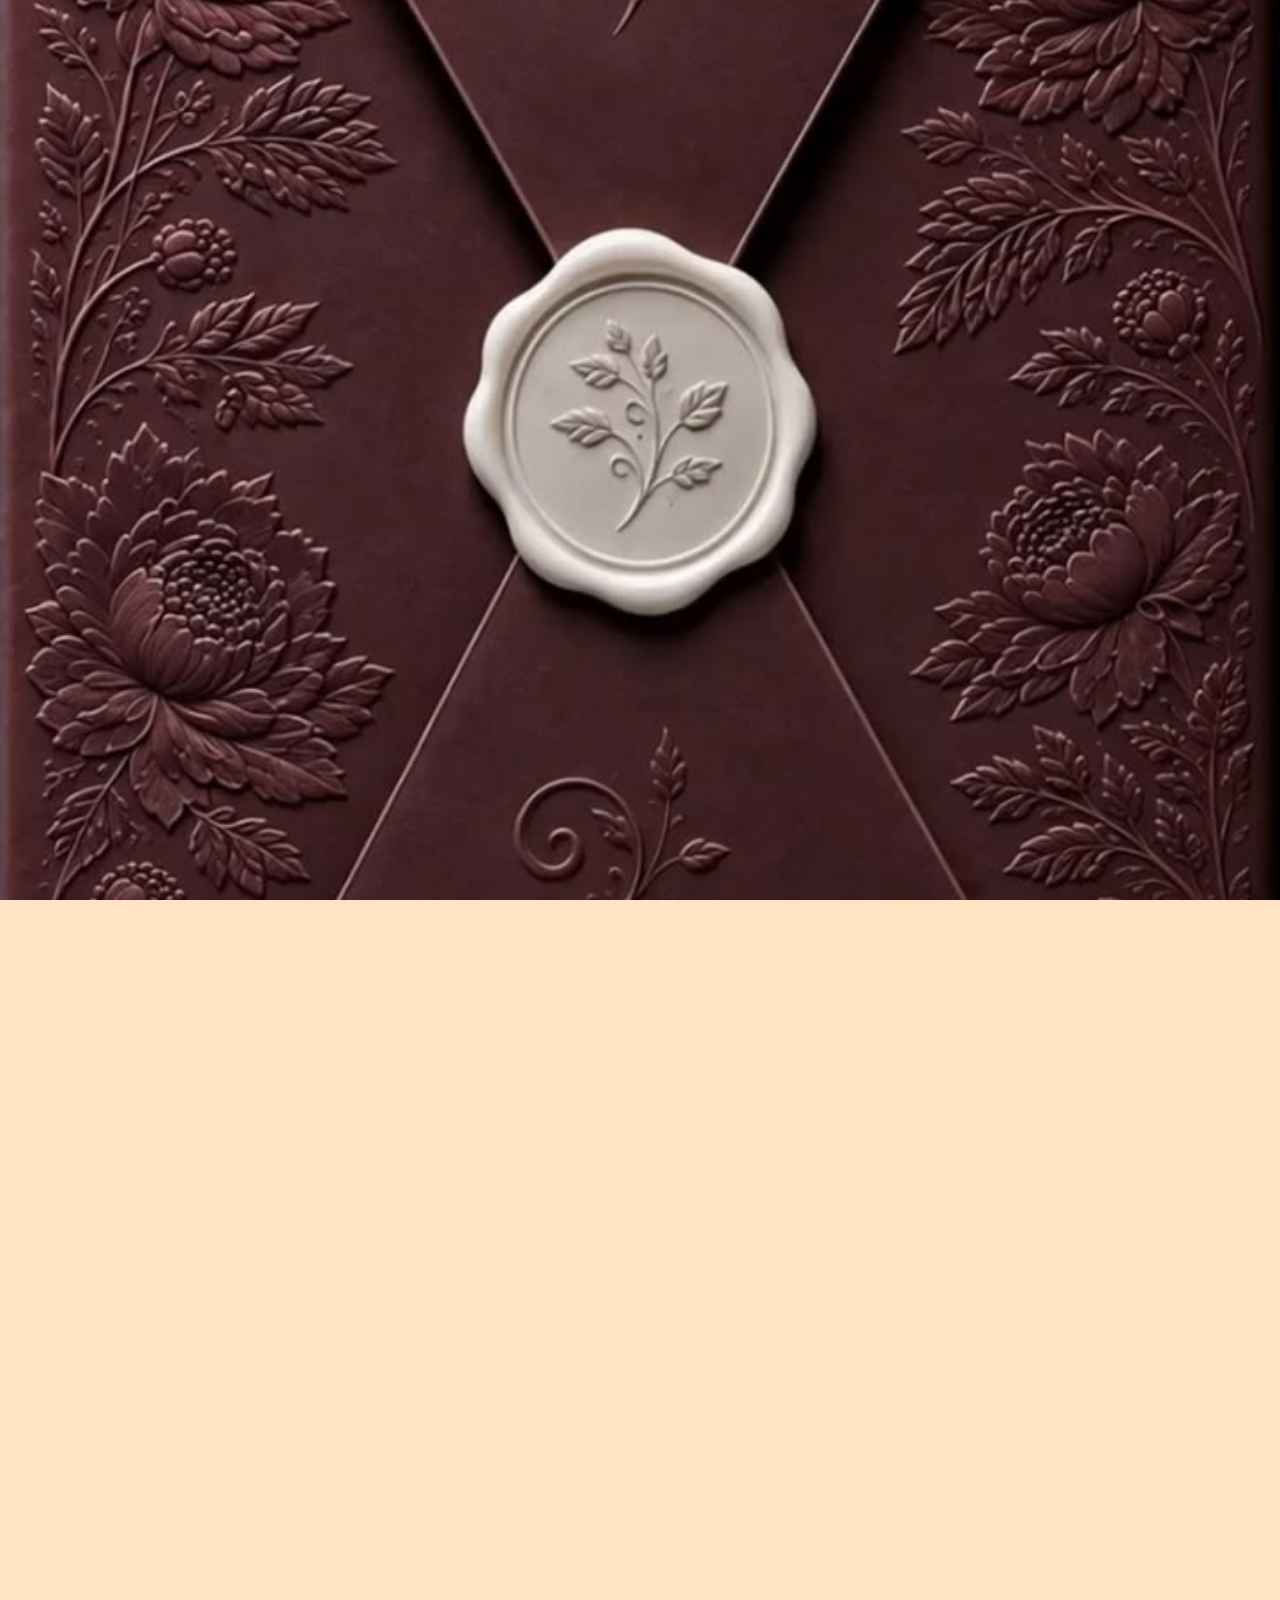
<file: index.html>
<!DOCTYPE html>
<html lang="ar" dir="rtl">
<head>
    <meta charset="UTF-8">
    <meta name="viewport" content="width=device-width, initial-scale=1.0, maximum-scale=1.0, user-scalable=no">
    
    <link rel="stylesheet" href="style.css">
  <title>Ahmed & Menna - Wedding Invitation</title>
    <link rel="stylesheet" href="style.css">
    <!-- Google Fonts -->
    <link href="https://fonts.googleapis.com/css2?family=Playfair+Display:ital,wght@0,400..700;1,400..700&display=swap" rel="stylesheet">
<meta property="og:title" content="AHMED & MENNA" />
<meta property="og:description" content="We invite you to the wedding of Ahmed & Menna" />
<meta property="og:url" content="https://menna-ahmed-wedding.vercel.app/" />
<meta property="og:type" content="website" />
<meta property="og:image" content="https://menna-ahmed-wedding.vercel.app/preview.jpg" />
<meta property="og:image:type" content="image/jpeg" />
<meta property="og:image:width" content="1200" />
<meta property="og:image:height" content="600" />
<meta name="description" content="We invite you to the wedding of Ahmed & Menna" />
</head>
<body>
 <audio id="bg-music" src="./اغنية هتدلع - موقع مطبعه.mp3" loop></audio>
    <!-- 1. شاشة الظرف (ثابتة في الأول لحد ما تدوسي عليها) -->
    <div id="envelope-screen" class="envelope-screen">
        <div class="envelope-container" id="envelope-box">
            <video id="envelope-video"playsinline webkit-playsinline muted >
                <source src="opening2.mp4" type="video/mp4">
            </video>
            <img src="posterred.jfif" alt="Poster" id="envelope-poster">
        </div>
    </div>

    <!-- 2. الصفحة الطويلة اللي هتعملي فيها scroll براحتك (فيها الفيديو وتحته الصورة) -->




     <div id="main-scroll-page" class="scroll-page hidden">

        <!-- قسم الصورة تحته مباشرة (تظهر وأنتِ بتعملي scroll) -->
        <div class="image-section">

            <img src="page1.jfif" alt="Second Page Invitation" class="full-width-image">
              <div class="date-overlay">31/10/2026</div>
        </div>

    </div>

<div class="image-section countdown-section">
    <img src="page2.jfif" alt="Countdown and Location" class="full-width-image">
    
    <!-- العداد (كل خانة ليها مكان مستقل عشان تحركيها براحتك) -->
    <div class="countdown-overlay">
        <div class="time-item time-days">
            <span id="days">00</span>
           
        </div>
        <div class="time-item time-hours">
            <span id="hours">00</span>
           
        </div>
        <div class="time-item time-minutes">
            <span id="minutes">00</span>
          
        </div>
        <div class="time-item time-seconds">
            <span id="seconds">00</span>
           
        </div>
    </div>

<div class="location-box-container">
    <div class="location-details">
        <h3 class="hall-title">قاعة</h3>
        <h3 class="hall-name">Rastak Garden</h3>
        <p class="hall-address">فيلا سعودي كورنيش الوراق<br>بعد نزلة دائري الوراق ب 500 متر</p>
    </div>
    
    <a href=" https://maps.google.com/?q=30.127867,31.193148" target="_blank" class="map-btn">
        <svg class="loc-icon" viewBox="0 0 24 24" width="16" height="16" stroke="currentColor" fill="none">...</svg>
        <span> GOOGLE MAPS</span>
    </a>
</div>
</div>





<!-- الصفحة الثالثة (صورة جديدة) -->
<div class="image-section third-page-section">
    <img src="page3.jfif" alt="Page Three Design" class="full-width-image">
</div>


    <script src="script.js"></script>
</body>
</html>
</file>
<file: style.css>
* {
    box-sizing: border-box;
    margin: 0;
    padding: 0;
}

body, html {
    width: 100%;
    height: 100%;
    background-color: bisque;
    overflow-x: hidden;
}

/* في البداية قفلنا السكرول لحد ما الظرف يتفتح */
body.lock-scroll {
    overflow: hidden;
}

/* شاشة الظرف المغلقة أول ما تفتحي الموقع */
.envelope-screen {
    position: fixed;
    top: 0;
    left: 0;
    width: 100vw;
    height: 100vh;
    height: 100dvh;
    z-index: 100;
    background: #000;
    display: flex;
    justify-content: center;
    align-items: center;
    transition: opacity 0.5s ease;
}

.envelope-container {
    position: relative;
    width: 100vw;
    height: 100vh;
    height: 100dvh;
    cursor: pointer;
}

#envelope-video, #envelope-poster {
    width: 100%;
    height: 100%;
    object-fit: cover;
    position: absolute;
    top: 0;
    left: 0;
}

#envelope-poster {
    z-index: 2;
    transition: opacity 0.4s ease;
}

.hidden {
    opacity: 0;
    pointer-events: none;
    display: none !important;
}

/* الصفحة الطويلة اللي بتقبل السكرول */
.scroll-page {
    width: 100vw;
    min-height: 100vh;
    background-color: beige;
}

/* قسم الفيديو (واخد الشاشة كلها) */
.video-section {
    width: 100vw;
    height: 100vh;
    height: 100dvh;
}

.video-section video {
    width: 100%;
    height: 100%;
    object-fit: cover;
}

/* قسم الصورة (تحت الفيديو مباشرة، تنزلي لها بالـ Scroll) */
.image-section {
    width: 100vw;
    display: flex;
    justify-content: center;
    align-items: flex-start;
    background-color: beige;
}

.full-width-image {
    width: 100%;
    height: auto;
    display: block;
}




/* Mek sure se di image-section na di anchor fɔ di absolute positioning */
.image-section {
    position: relative;
    width: 100%;
    max-width: 800px; /* Yu fit adjust dis to fit yu layout */
    margin: 0 auto;
    text-align: center;
}

/* Style fɔ di text we de ovri di date sign */
.image-section .date-overlay {
    position: absolute;
    top: 67%;  /* Yu fit adjust dis if e nɔ de exact na di fra8 */
    left: 75%; /* Yu fit adjust dis tu */
    transform: translate(-50%, -50%);
    
    /* Text kɔlɔ ɛn style - Wi yuz cream/gold kɔlɔ make e bayen wɛl wɛl fɔ di dark wood */
    color: #f3e5ab; 
    font-family: 'Times New Roman', Times, serif;
    font-size: 5.5vw; /* Responsive size fɔ big screen */
    font-weight: bold;
    text-shadow: 2px 2px 4px rgba(0, 0, 0, 0.9); /* Strong shadow make e bayen clear */
    letter-spacing: 2px;
    z-index: 10;
}

/* Media query fɔ smɔl mobile screen make di text nɔ bi too big */
@media (max-width: 768px) {
    .image-section .date-overlay {
        font-size: 20px; /* Fixed clear size fɔ mobile fon */
    }
}









.countdown-section {
    position: relative;
    width: 100%;
    max-width: 900px;
    margin: 0 auto;
    text-align: center;
}

.full-width-image {
    width: 100%;
    height: auto;
    display: block;
}

/* لو حابة تحركي العداد كله مع بعضه يمين/شمال أو فوق/تحت */
.countdown-overlay {
    position: absolute;
    top: 55%;
    left: 27.5%;
    transform: translate(-50%, -50%);
    width: 32%;
    height: 35%;
}

/* 
  كل رقم وكلمة تحتها بقوا في ديف لوحدهم 
  تقدري تغيري top و left لكل واحد لوحده عشان يجي في نص المربع بتاعه بالضبط!
*/

/* 1. الأيام (DAYS) */
.time-days {
    position: absolute;
    top: 15%;   /* تحكمي في الارتفاع من هنا */
    left: 18%;  /* تحكمي في اليمين والشمال من هنا */
    text-align: center;
}

/* 2. الساعات (HOURS) */
.time-hours {
    position: absolute;
    top: 15%;
    left: 72%;
    text-align: center;
}

/* 3. الدقائق (MINUTES) */
.time-minutes {
    position: absolute;
    top: 60%;
    left: 18%;
    text-align: center;
}

/* 4. الثواني (SECONDS) */
.time-seconds {
    position: absolute;
    top: 60%;
    left: 72%;
    text-align: center;
}

/* شكل الأرقام (لون ذهبي وواضح وجميل) */
.time-item span {
    color: #dfbe7d; /* لون ذهبي رايق */
    font-family: 'Times New Roman', Times, serif;
    font-size: 5.5vw;
    font-weight: bold;
    text-shadow: 2px 2px 4px rgba(0, 0, 0, 0.8); /* عشان تظهر بوضوح فوق الخلفية */
    display: block;
}



/* --- زرار جوجل ماب (مضبوط وشيك جوه اللوحة اليمين بس ومن غير overlay كبير) --- */
.location-overlay {
    position: absolute;
    top: 58%;      /* مكان الزرار جوه اللوحة اليمين */
    left: 72.5%;
    transform: translate(-50%, -50%);
    width: 24%;    /* عرض صغير ومناسب جداً */
    height: 15%;   /* ارتفاع صغير ومش ماذي للعين */
    display: flex;
    align-items: center;
    justify-content: center;
    text-decoration: none;
    color: #dfbe7d;
    background: rgba(40, 30, 20, 0.4); /* خلفية خفيفة كلاسيك */
    border: 1px solid rgba(223, 190, 125, 0.5); /* إطار ذهبي رقيق */
    border-radius: 8px;
    transition: 0.3s;
}

.location-overlay:hover {
    background: rgba(40, 30, 20, 0.7);
    border-color: #dfbe7d;
}

.location-content {
    display: flex;
    align-items: center;
    gap: 8px;
    font-family: 'Times New Roman', Times, serif;
    font-size: 1vw;
    font-weight: bold;
    text-shadow: 1px 1px 2px rgba(0, 0, 0, 0.9);
}

.loc-icon {
    color: #dfbe7d;
}

/* للموبايل */
@media (max-width: 768px) {
    .time-item span {
        font-size: 18px;
    }
    .time-item label {
        font-size: 8px;
    }
    .location-content {
        font-size: 10px;
    }
}









.countdown-section {
    position: relative;
    width: 100%;
    max-width: 900px;
    margin: 0 auto;
    text-align: center;
}

.full-width-image {
    width: 100%;
    height: auto;
    display: block;
}

/* حاوية العداد الكلية */
.countdown-overlay {
    position: absolute;
    top: 55%;
    left: 27.5%;
    transform: translate(-50%, -50%);
    width: 34%;
    height: 38%;
}

/* أماكن المربعات الأربعة (تقدري تغيري top و left براحتك لو حابة ترحليهم سنة) */
.time-days {
    position: absolute;
    top: 20%;
    left: 18%;
    text-align: center;
}

.time-hours {
    position: absolute;
    top: 20%;
    left: 72%;
    text-align: center;
}

.time-minutes {
    position: absolute;
    top: 58%;
    left: 18%;
    text-align: center;
}

.time-seconds {
    position: absolute;
    top: 58%;
    left: 72%;
    text-align: center;
}

/* شكل الأرقام: كبرنا حجم الخط واستخدمنا لون ذهبي قوي مع ظل عالي عشان يظهر واضح ومقروء */
.time-item span {
    color: rgb(63, 39, 8); /* لون ذهبي غني وواضح جداً */
    font-family: 'Times New Roman', Times, serif;
    font-size: 38px; /* استخدمنا بيكسل عشان يثبت حجمه ويكبر بوضوح تام مهما كان الشاشة */
    font-weight: 900;
  
    display: block;
    line-height: 1.1;
}

/* شكل الكلمات (DAYS, HOURS...) */
.time-item label {
    color: rgb(163, 141, 14); /* بني غامق كلاسيك يناسب اللوحة وشكل الديزل القديم، أو ممكن تخليه ذهبي لو تحبي */
    font-family: 'Times New Roman', Times, serif;
    font-size: 11px;
    font-weight: bold;
    letter-spacing: 1.5px;
    display: block;
    margin-top: 4px;
}

/* --- زرار جوجل ماب (مظبوط جوه الإطار اليمين بالظبط) --- */
.location-overlay {
    position: absolute;
    top: 53%;      /* رفعناه شوية عشان يبقى في نص الـ Box اليمين بالضبط زي ما ظهر في صورتك الأخيرة */
    left: 72.5%;
    transform: translate(-50%, -50%);
    width: 25%;
    height: 16%;
    display: flex;
    align-items: center;
    justify-content: center;
    text-decoration: none;
    color: #4a3b2c;
    background: rgba(245, 235, 220, 0.6); /* خلفية ورقية خفيفة رايقة */
    border: 1px solid rgba(180, 150, 100, 0.6);
    border-radius: 6px;
    box-shadow: 0 4px 6px rgba(0,0,0,0.1);
    transition: 0.3s;
}

.location-overlay:hover {
    background: rgba(245, 235, 220, 0.9);
    border-color: #e5c158;
}

.location-content {
    display: flex;
    align-items: center;
    gap: 6px;
    font-family: 'Times New Roman', Times, serif;
    font-size: 13px;
    font-weight: bold;
}

.loc-icon {
    color: #8c6d33;
}

/* ميديا كويري للموبايل الصغير عشان يفضل مظبوط */
@media (max-width: 768px) {
    .time-item span {
        font-size: 24px;
    }
    .time-item label {
        font-size: 9px;
    }
    .location-content {
        font-size: 10px;
    }
}


.third-page-section {
    position: relative;
    width: 100%;
    max-width: 900px;
    margin: 0px auto 0 auto; /* مسافة بينها وبين الصفحة اللي فوقها */
    text-align: center;
}

.location-box-container {
    position: absolute;
    top: 42%;
    right: 7.5%;
    width: 40%;
    text-align: center;
    z-index: 10;
    display: flex;
    flex-direction: column;
    align-items: center;
    justify-content: center;
}

.location-details {
    margin-bottom: 18px;
    color: #3b2f2f;
    font-family: 'Amiri', 'Times New Roman', serif;
}

.hall-title {
    margin: 0 0 2px 0;
    font-size: 15px;
    font-weight: normal;
}

.hall-name {
    margin: 0 0 10px 0;
    font-size: 19px;
    font-weight: bold;
}

.hall-address {
    margin: 0;
    font-size: 12px;
    line-height: 1.5;
}

.map-btn {
    display: flex;
    align-items: center;
    justify-content: center;
    gap: 8px;
    width: 90%;
    padding: 9px 12px;
    background: #f4ebd0;
    border: 1px solid #d4c4a8;
    border-radius: 8px;
    text-decoration: none;
    color: #3b2f2f;
    font-size: 12px;
    font-weight: bold;
    font-family: 'Amiri', 'Times New Roman', serif;
    box-shadow: 0 3px 6px rgba(0,0,0,0.12);
    transition: 0.3s;
}

.map-btn:hover {
    background: #eae0c2;
}
body.lock-scroll {
    overflow: hidden; /* بيقفل السكرول في الأول */
}
</file>
